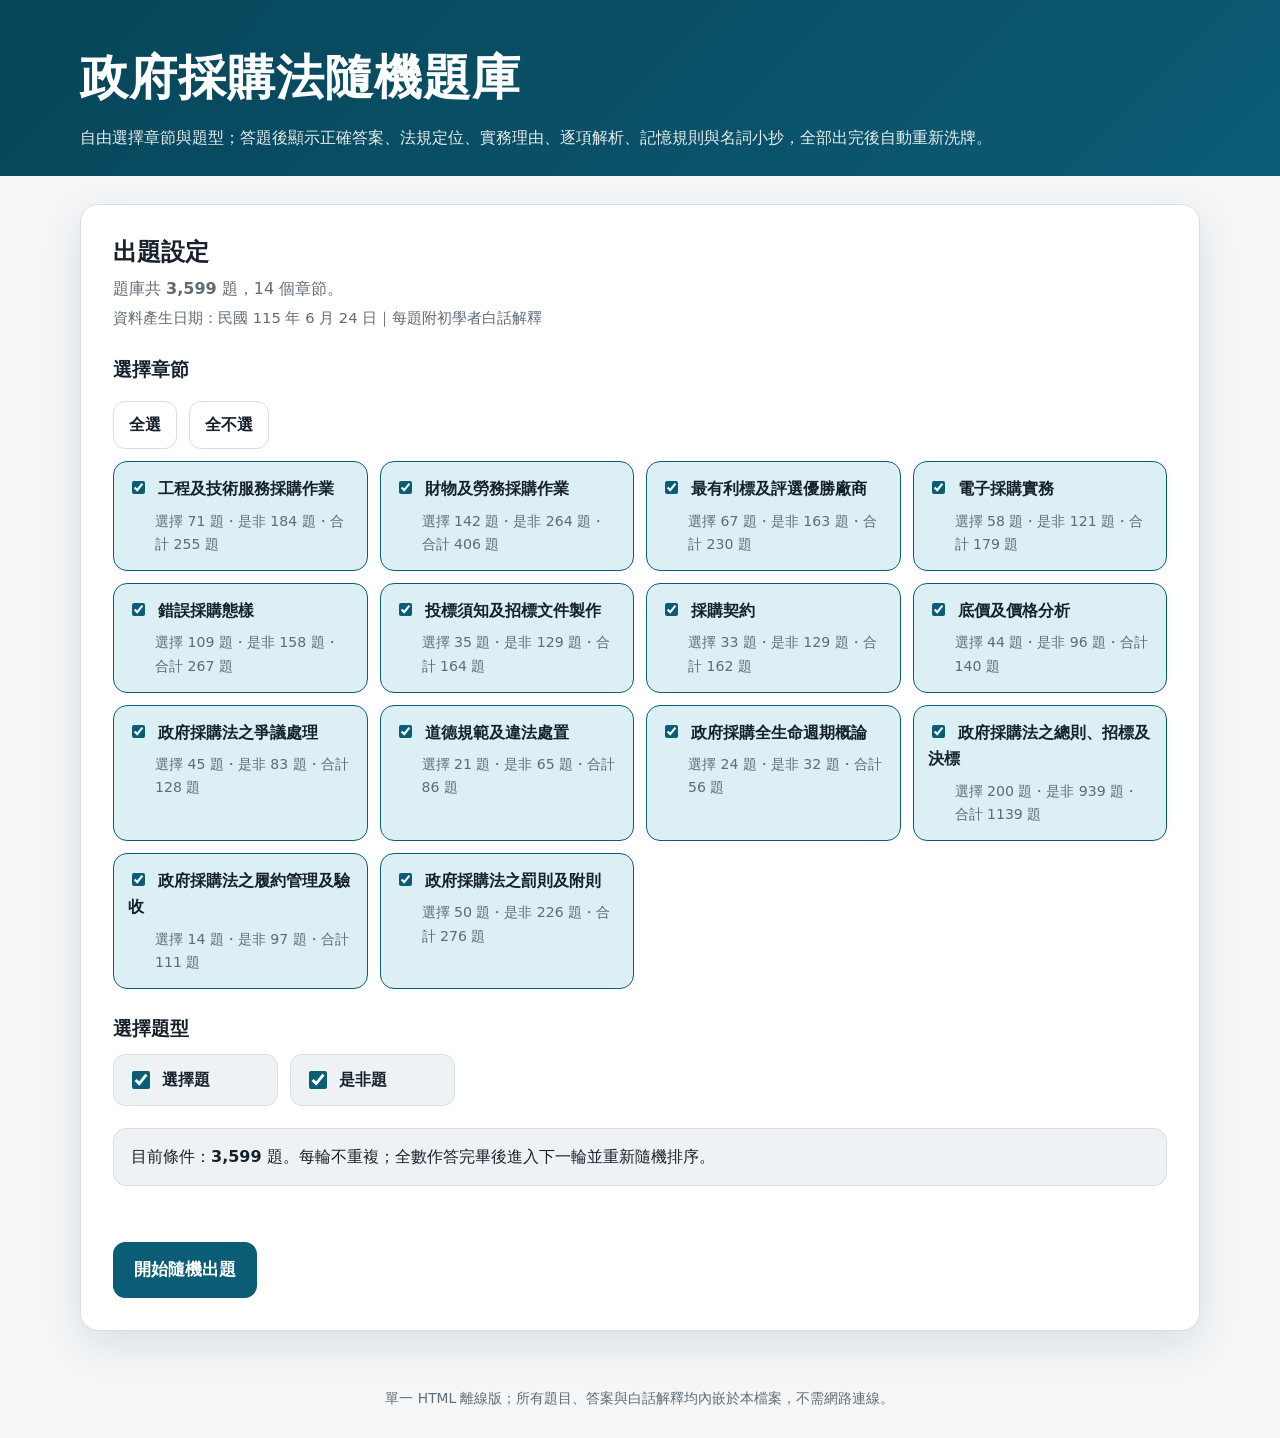
<file: index.html>
<!doctype html>
<html lang="zh-Hant">
<head>
  <meta charset="utf-8">
  <meta name="viewport" content="width=device-width,initial-scale=1">
  <meta name="color-scheme" content="light dark">
  <title>政府採購法隨機題庫</title>
  <style>
    body{margin:0;min-height:100vh;display:grid;place-items:center;background:#f4f6f8;color:#17212b;font-family:system-ui,-apple-system,"Segoe UI","Noto Sans TC",sans-serif}
    .loading{width:min(420px,calc(100% - 40px));padding:28px;border:1px solid #d7dee5;border-radius:18px;background:#fff;box-shadow:0 14px 40px rgba(19,39,52,.1);text-align:center}
    .loading strong{display:block;font-size:1.2rem;margin-bottom:8px}.loading span{color:#5f6b76}
    @media(prefers-color-scheme:dark){body{background:#10161b;color:#eef4f7}.loading{background:#182127;border-color:#34434c}.loading span{color:#aebbc3}}
  </style>
</head>
<body>
  <div class="loading" id="loading"><strong>載入題庫中…</strong><span>正在準備精簡解題與快速刷題介面</span></div>
  <script>
  (async()=>{
    const paths=['legacy.html','assets/quick_style.css','assets/quick_core.js','assets/quick_refs.js','assets/quick_notes.js','assets/quick_submit.js'];
    const responses=await Promise.all(paths.map(path=>fetch(path,{cache:'no-store'})));
    responses.forEach((response,index)=>{if(!response.ok)throw new Error(`${paths[index]}: HTTP ${response.status}`)});
    const [legacy,style,core,refs,notes,submit]=await Promise.all(responses.map(response=>response.text()));
    let page=legacy;
    page=page.replace('</style>',`\n${style}\n</style>`);
    const helperMarker='function currentSelection() {';
    if(!page.includes(helperMarker))throw new Error('找不到解題輔助程式插入點');
    page=page.replace(helperMarker,`${core}\n\n${refs}\n\n${notes}\n\n${helperMarker}`);
    const start=page.indexOf('function submitAnswer(value) {');
    const end=page.indexOf('\nfunction syncExplainToggle()',start);
    if(start<0||end<0)throw new Error('找不到作答程式替換點');
    page=page.slice(0,start)+submit+'\n'+page.slice(end);
    page=page.replace('>看解析</button>','>看解題</button>');
    page=page.replace("(expanded ? '收合解析' : '看解析') : '看解析'","(expanded ? '收合解題' : '看解題') : '看解題'");
    page=page.replace('解析預設縮起；需要時再按「看解析」','解題預設縮起；需要時再按「看解題」');
    if(!page.includes('function buildQuickExplanation(q)')||!page.includes('展開精簡解題'))throw new Error('精簡解題介面驗證失敗');
    document.open();document.write(page);document.close();
  })().catch(error=>{
    console.error(error);
    document.getElementById('loading').innerHTML='<strong>題庫載入失敗</strong><span>請重新整理頁面；仍無法開啟時，可先使用 <a href="legacy.html">備援完整版</a>。</span>';
  });
  </script>
</body>
</html>
</file>
